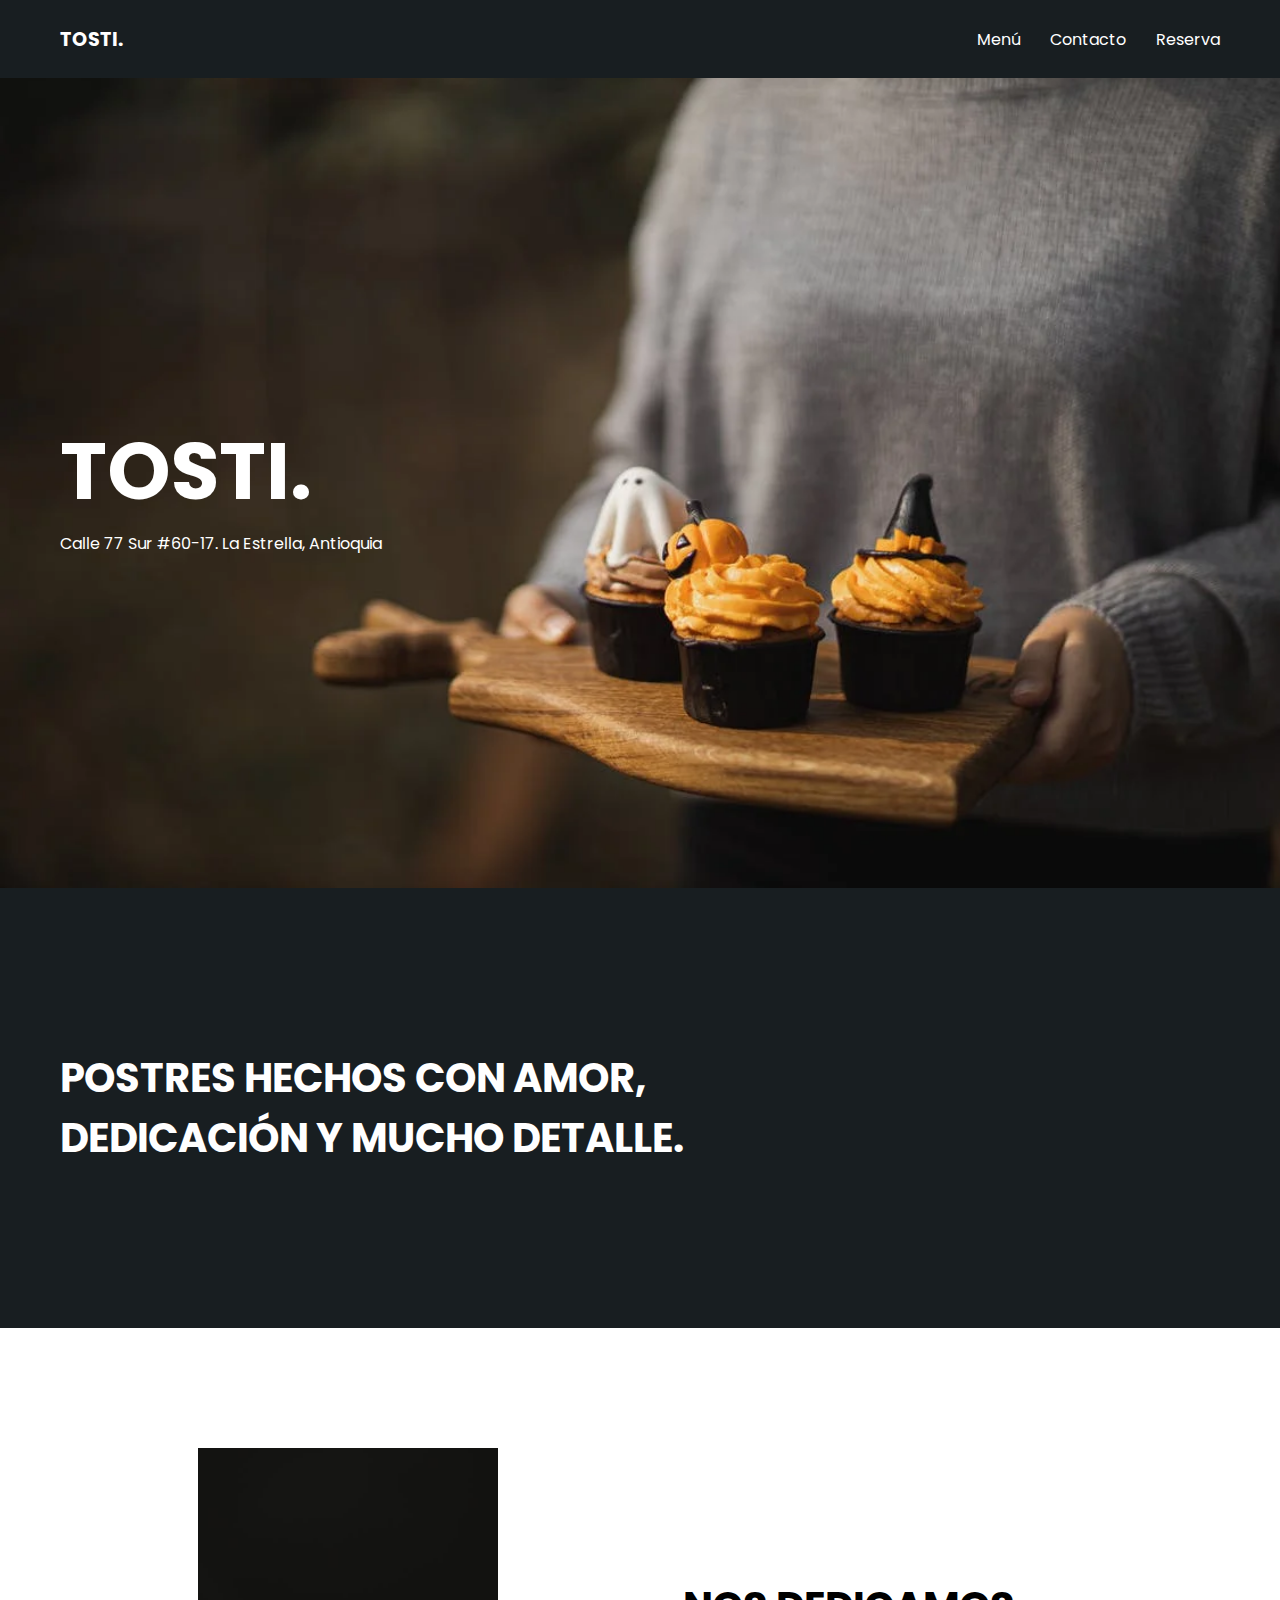
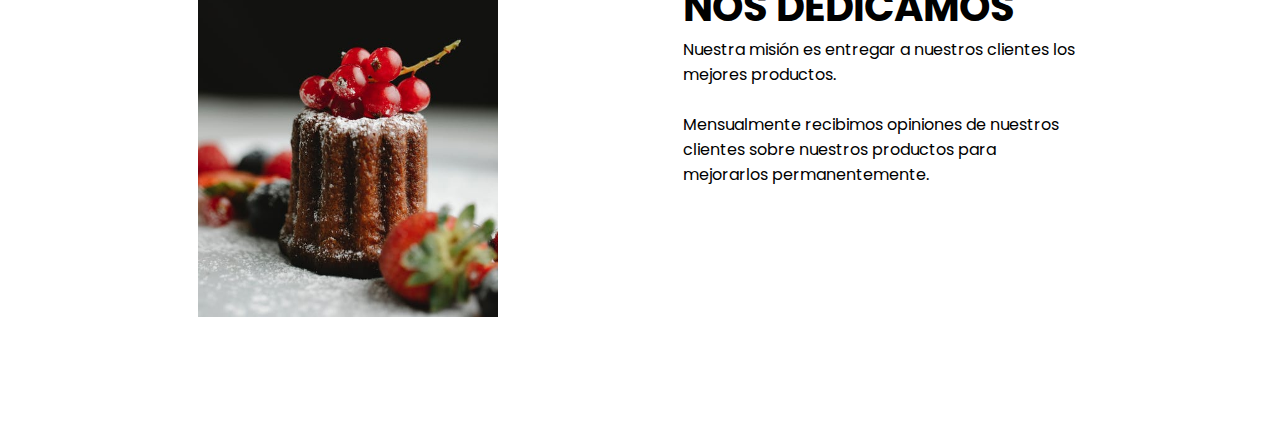
<file: index.html>
<!DOCTYPE html>
<html lang="es">
<head>
    <meta charset="UTF-8">
    <meta http-equiv="X-UA-Compatible" content="IE=edge">
    <meta name="viewport" content="width=device-width, initial-scale=1.0">
    <link rel="stylesheet" href="./style.css">
    <title>Postres Tosti</title>
</head>
<body>
    <header>
        <a class="logo" href="#">Tosti.</a>
        <a href="./menu.html">Menú</a>
        <a href="./contacto.html">Contacto</a>
        <a href="./reserva.html">Reserva</a>
    </header>
    <main>
        <section class="landing-img landing-img-home">
            <div class="landing-text">
                <h1>Tosti.</h1>
                <p>Calle 77 Sur #60-17. La Estrella, Antioquia</p>
            <div>
        </section>
        <section class="black-section">
            <h2>Postres hechos con amor, dedicación y mucho detalle.</h2>
        </section>
        <section class="white-section flex nos-dedicamos">
            <img width="300px" src="./imagenes/nos_dedicamos.jpeg" alt="Postre">
            <div class="nos-dedicamos-text">
                <h2>Nos dedicamos</h2>
                <p>Nuestra misión es entregar a nuestros clientes los mejores productos.</p><br>
                <p>Mensualmente recibimos opiniones de nuestros clientes sobre nuestros productos para mejorarlos permanentemente.</p>
            </div>
        </section>
    </main>
</body>
</html>
</file>
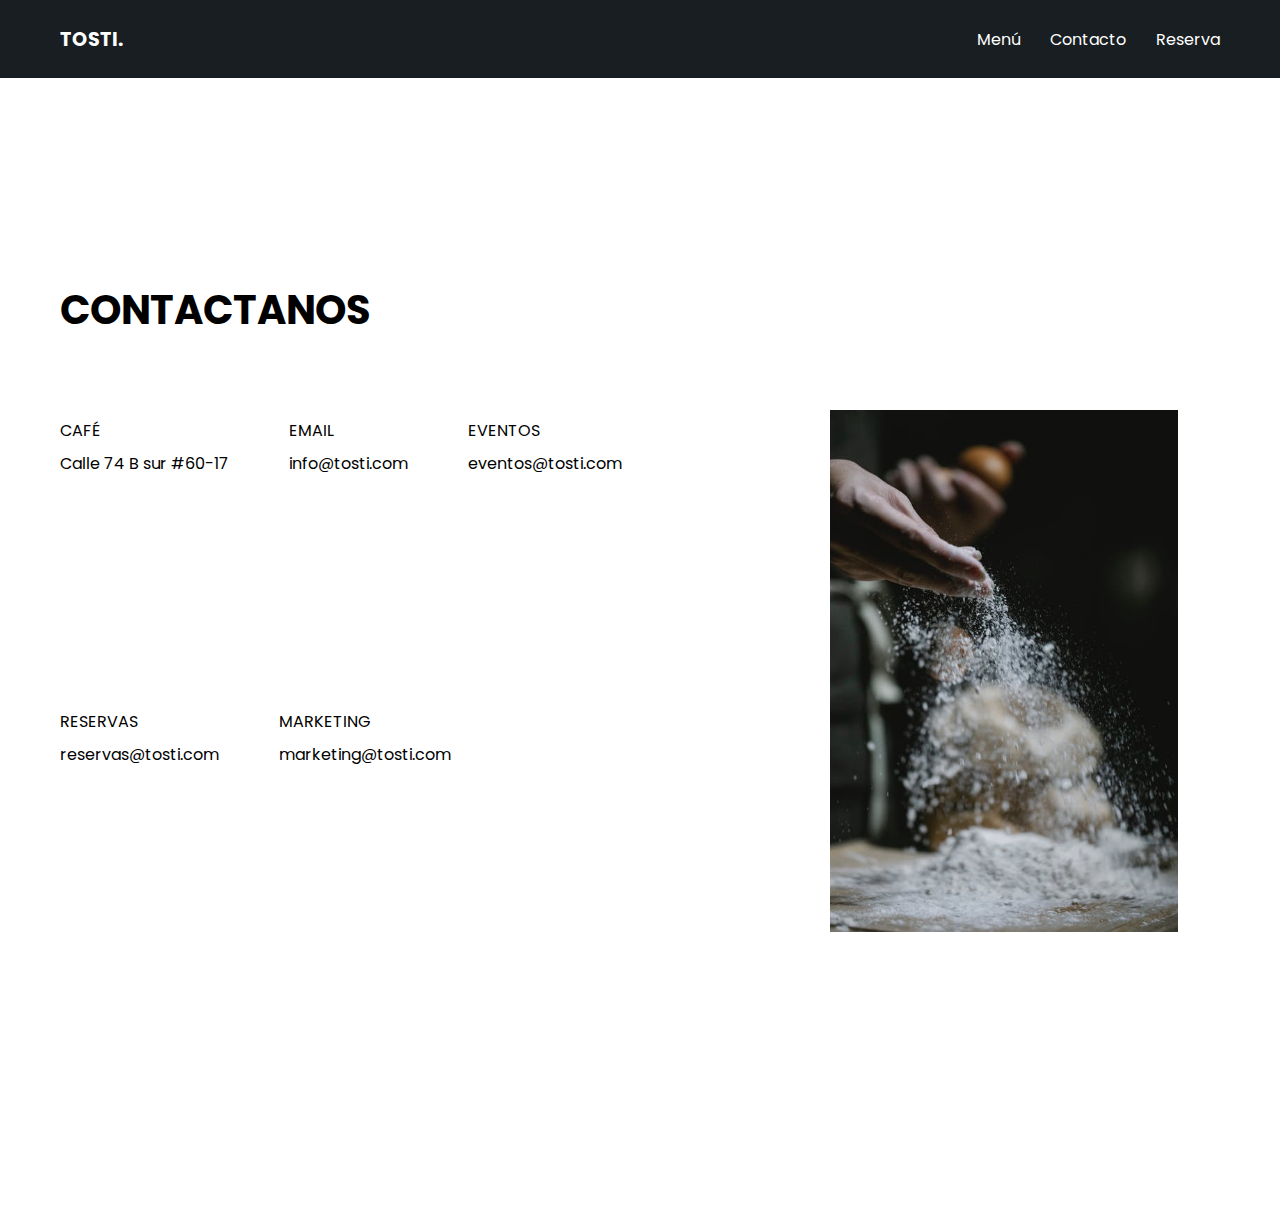
<file: contacto.html>
<!DOCTYPE html>
<html lang="es">
<head>
    <meta charset="UTF-8">
    <meta http-equiv="X-UA-Compatible" content="IE=edge">
    <meta name="viewport" content="width=device-width, initial-scale=1.0">
    <link rel="stylesheet" href="./style.css">
    <title>Menú</title>
</head>
<body>
    <header>
        <a class="logo" href="./index.html">Tosti.</a>
        <a href="./menu.html">Menú</a>
        <a href="#">Contacto</a>
        <a href="./reserva.html">Reserva</a>
    </header>
    <main>
        <section class="white-section menu-section contactanos-section">
            <h2>Contactanos</h2>
            <div class="contactos flex">
                <div class="contactos-container flex">
                    <div class="contacto">
                        <p>Café</p>
                        <p>Calle 74 B sur #60-17</p>
                    </div>
                    <div class="contacto">
                        <p>Email</p>
                        <p>info@tosti.com</p>
                    </div>
                    <div class="contacto">
                        <p>Eventos</p>
                        <p>eventos@tosti.com</p>
                    </div>
                    <div class="contacto">
                        <p>Reservas</p>
                        <p>reservas@tosti.com</p>
                    </div>
                    <div class="contacto">
                        <p>Marketing</p>
                        <p>marketing@tosti.com</p>
                    </div>
                </div>
                <img class="contacto-img" src="./imagenes/contacto.jpeg" alt="">
            </div>
        </section>
    </main>
</body>
</html>
</file>
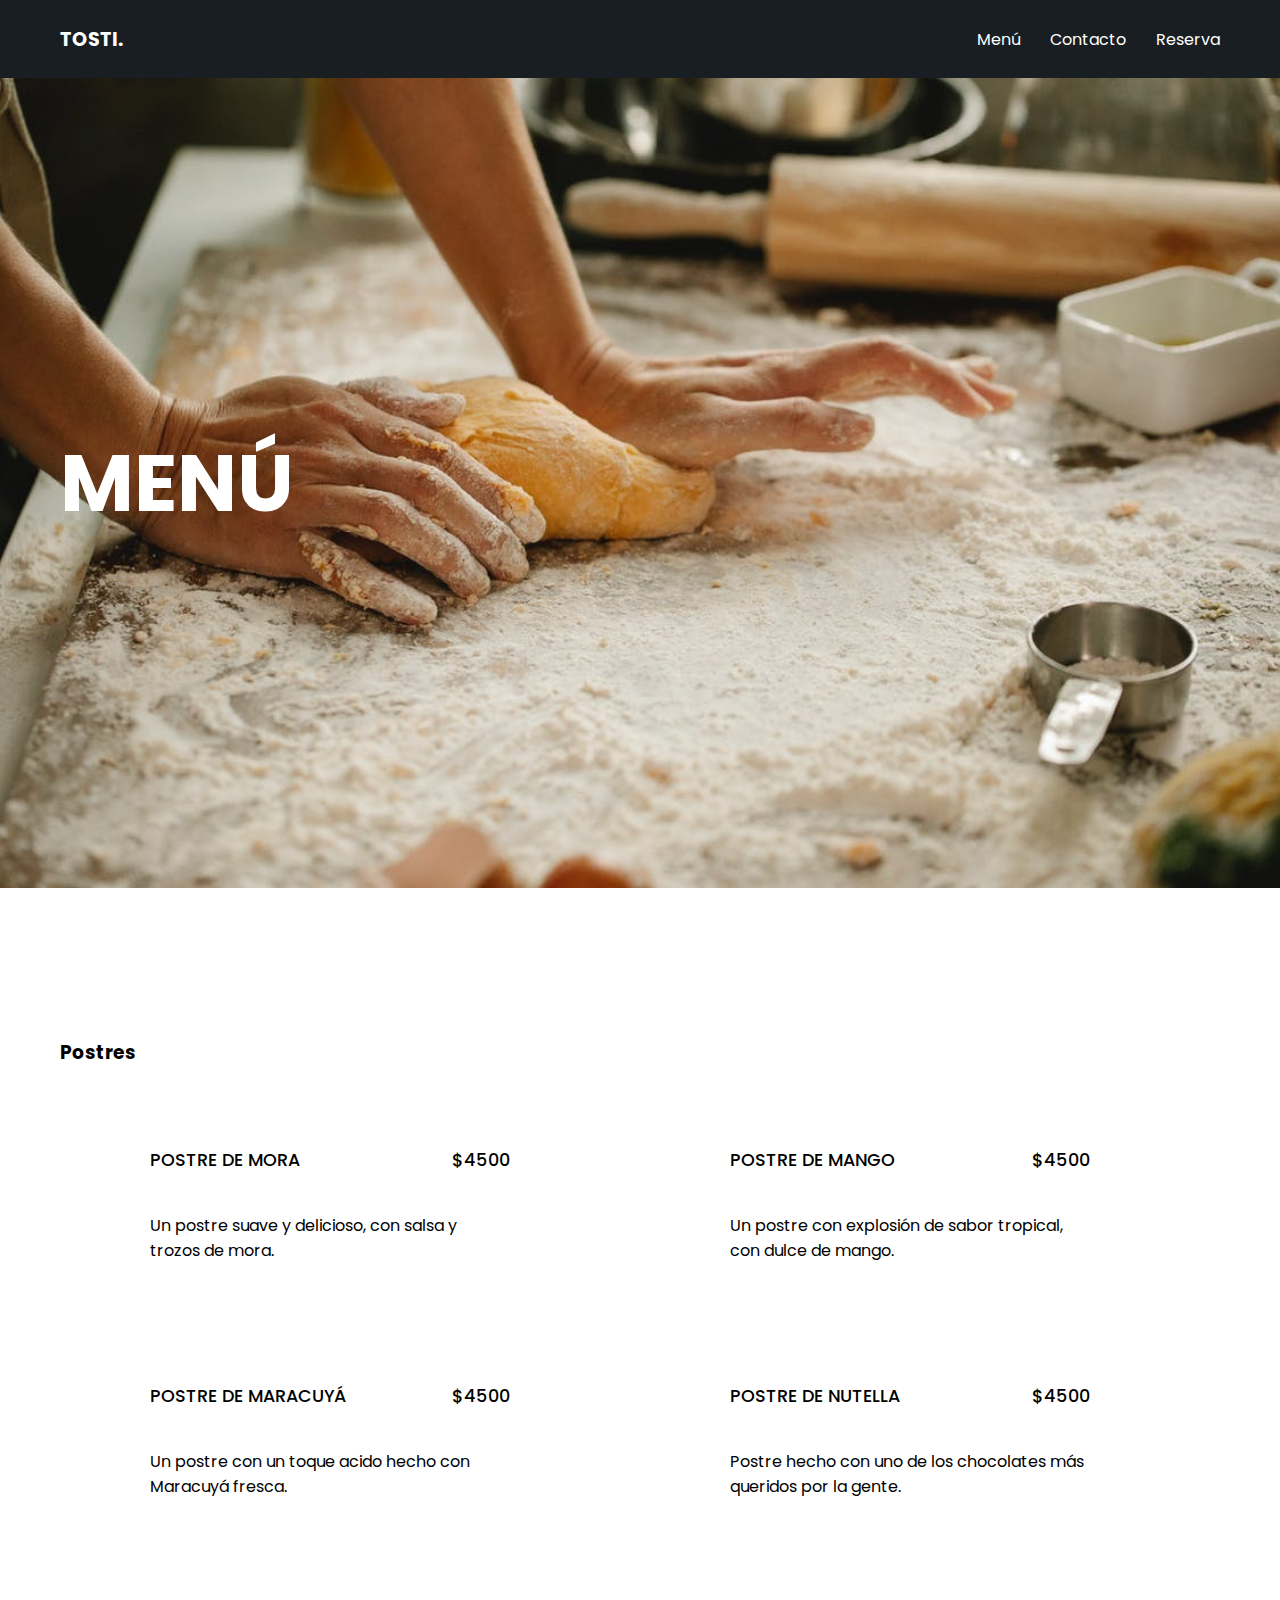
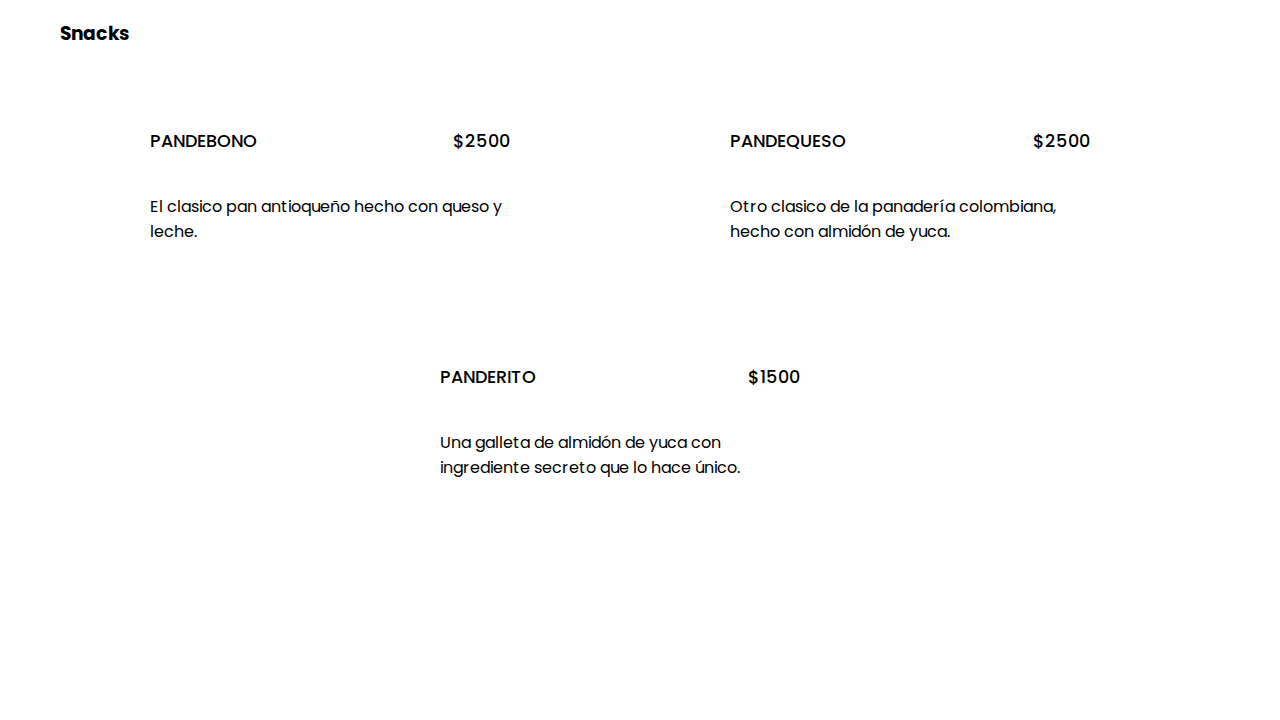
<file: menu.html>
<!DOCTYPE html>
<html lang="es">
<head>
    <meta charset="UTF-8">
    <meta http-equiv="X-UA-Compatible" content="IE=edge">
    <meta name="viewport" content="width=device-width, initial-scale=1.0">
    <link rel="stylesheet" href="./style.css">
    <title>Menú</title>
</head>
<body>
    <header>
        <a class="logo" href="./index.html">Tosti.</a>
        <a href="#">Menú</a>
        <a href="./contacto.html">Contacto</a>
        <a href="./reserva.html">Reserva</a>
    </header>
    <main>
        <section class="landing-img landing-img-menu">
            <div class="landing-text">
                <h1>Menú</h1>
            <div>
        </section>
        <section class="white-section menu-section">
            <h3>Postres</h3>
            <div class="postres-container flex">
                <div class="postre-container">
                    <p class="postre-name">Postre de Mora<span class="postre-price">$4500</span></p>
                    <p class="postre-description">Un postre suave y delicioso, con salsa y trozos de mora.</p>
                </div>
                <div class="postre-container">
                    <p class="postre-name">Postre de Mango<span class="postre-price">$4500</span></p>
                    <p class="postre-description">Un postre con explosión de sabor tropical, con dulce de mango.</p>
                </div>
                <div class="postre-container">
                    <p class="postre-name">Postre de Maracuyá<span class="postre-price">$4500</span></p>
                    <p class="postre-description">Un postre con un toque acido hecho con Maracuyá fresca.</p>
                </div>
                <div class="postre-container">
                    <p class="postre-name">Postre de Nutella<span class="postre-price">$4500</span></p>
                    <p class="postre-description">Postre hecho con uno de los chocolates más queridos por la gente.</p>
                </div>
            </div>
            <h3>Snacks</h3>
            <div class="postres-container flex">
                <div class="postre-container">
                    <p class="postre-name">Pandebono<span class="postre-price">$2500</span></p>
                    <p class="postre-description">El clasico pan antioqueño hecho con queso y leche.</p>
                </div>
                <div class="postre-container">
                    <p class="postre-name">Pandequeso<span class="postre-price">$2500</span></p>
                    <p class="postre-description">Otro clasico de la panadería colombiana, hecho con almidón de yuca.</p>
                </div>
                <div class="postre-container">
                    <p class="postre-name">Panderito<span class="postre-price">$1500</span></p>
                    <p class="postre-description">Una galleta de almidón de yuca con ingrediente secreto que lo hace único.</p>
                </div>
            </div>
        </section>
    </main>
</body>
</html>
</file>
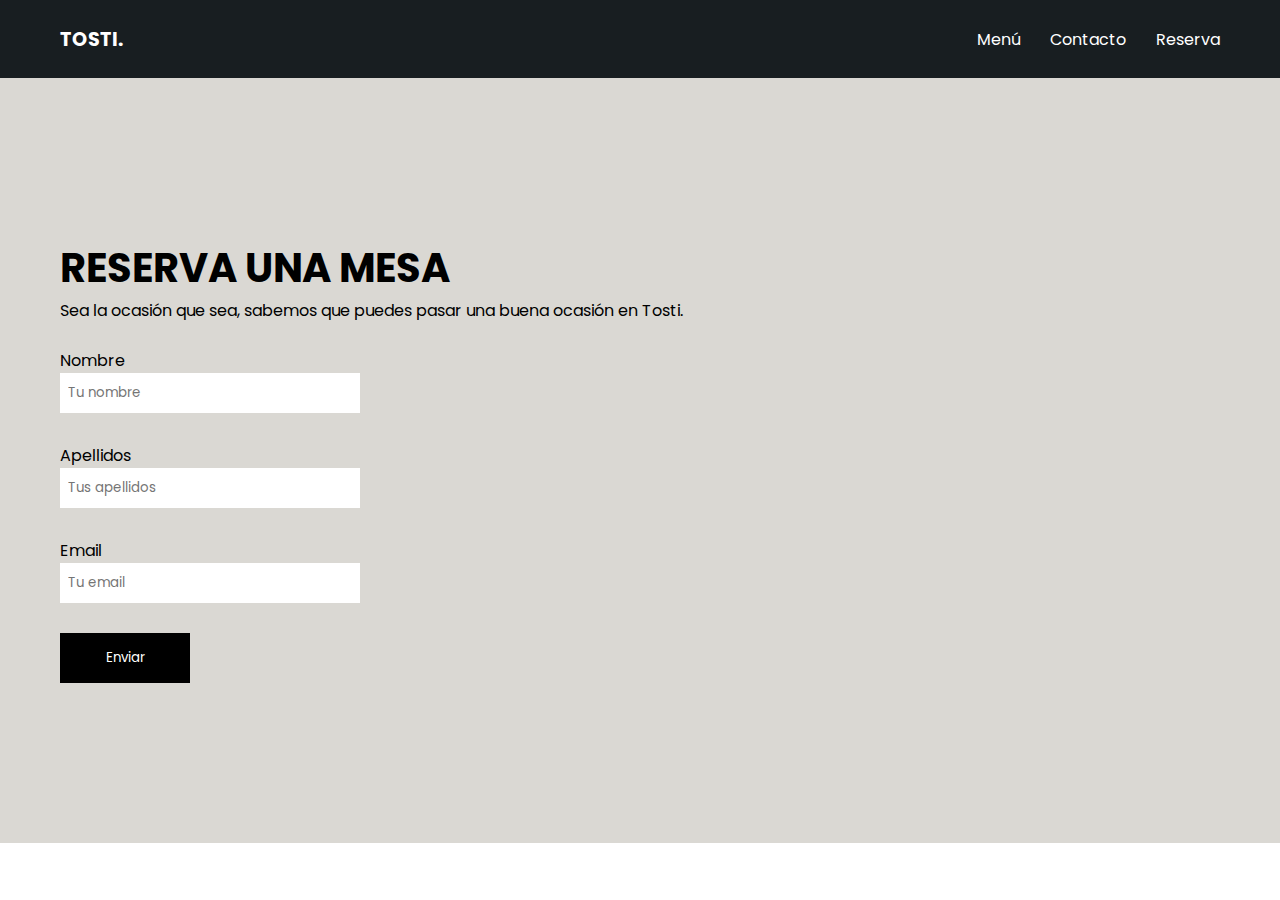
<file: reserva.html>
<!DOCTYPE html>
<html lang="es">
<head>
    <meta charset="UTF-8">
    <meta http-equiv="X-UA-Compatible" content="IE=edge">
    <meta name="viewport" content="width=device-width, initial-scale=1.0">
    <link rel="stylesheet" href="./style.css">
    <title>Reserva</title>
</head>
<body>
    <header>
        <a class="logo" href="./index.html">Tosti.</a>
        <a href="./menu.html">Menú</a>
        <a href="./contacto.html">Contacto</a>
        <a href="#">Reserva</a>
    </header>
    <main>
        <section class="beige-section reserva-section">
            <h2>Reserva una mesa</h2>
            <p>Sea la ocasión que sea, sabemos que puedes pasar una buena ocasión en Tosti.</p>
            <br>
            <form action="">
                <label for="">Nombre</label>
                <br>
                <input type="text" placeholder="Tu nombre">
                <br>

                <label for="">Apellidos</label>
                <br>
                <input type="text" placeholder="Tus apellidos">
                <br>

                <label for="">Email</label>
                <br>
                <input type="email" placeholder="Tu email">
                </form>
                <button>Enviar</button>
        </section>
    </main>
</body>
</html>
</file>
<file: style.css>
@import url('https://fonts.googleapis.com/css2?family=Poppins:wght@400;500;700&display=swap');

:root {
    --sides-padding: 60px;
    --header-height: 78px;
}

.flex {
    display: flex;
}

* {
    margin: 0;
    padding: 0;
    box-sizing: border-box;
    font-family: Poppins, sans-serif;
}

h2 {
    font-size: 2.5rem;
    text-transform: uppercase;
}

h3 {
    margin: 30px 0;
}

header {
    background-color: #181E21;
    height: var(--header-height);
    width: 100%;
    position: fixed;
    top: 0;
    display: flex;
    align-items: center;
    gap: 30px;
    padding: 0 var(--sides-padding);
    z-index: 1;
}
header a {
    text-decoration: none;
    color: white;
}
header a:visited {
    color: white;
}
.logo {
    margin-right: auto;
    text-transform: uppercase;
    font-weight: 700;
    font-size: 1.2rem;
}

.landing-img {
    background-repeat: no-repeat;
    background-size: cover;
    background-position: bottom;
    height: 90vh;
    margin: var(--header-height) 0 0 0;

    display: flex;
    flex-direction: column;
    justify-content: center;
}

.landing-img-home {
    background-image: url(./imagenes/landing.jpeg);
}
.landing-img-menu {
    background-image: url(./imagenes/menu.jpeg);
}

.landing-text {
    padding-left: 60px; 
    color: white;
}
.landing-text h1 {
    font-weight: 700;
    font-size: 5rem;
    text-transform: uppercase;
}

.black-section {
    background-color: #181E21;
    padding: 0 var(--sides-padding);
    color: white;
    text-transform: uppercase;
}

.black-section h2 {
    padding: 160px 0;
    max-width: 700px;
}

.white-section {
    padding: 0 var(--sides-padding);
}

.nos-dedicamos {
    display: flex;
    justify-content: space-around;
    align-items: center;
    flex-wrap: wrap;
    gap: 30px;
    padding: 120px;
}

.nos-dedicamos-text {
    max-width: 400px;
}

.beige-section {
    background-color: #dad8d3;
}

.menu-section {
    padding-top: 120px; 
    padding-bottom: 120px; 
}

.postres-container {
    justify-content: space-around;
    row-gap: 80px;
    flex-wrap: wrap;
    margin: 80px 0;
}

.postre-container {
    max-width: 400px;
}

.postre-container p {
    max-width: 90%;
}

.postre-name {
    text-transform: uppercase;
    font-weight: 500;
    font-size: 1.1rem;
    position: relative;
}

.postre-price {
    position: absolute;
    right: 0;
}

.postre-description {
    margin: 40px 0;
}

.contactanos-section {
    margin-top: 160px;
    margin-bottom: 160px;
}

.contactanos-section h2 {
    margin-bottom: 70px;
}

.contacto p:first-child {
    text-transform: uppercase;
    margin: 8px 0;
}

.contactos {
    flex-wrap: wrap;
    gap: 70px;
    position: relative;
}

.contactos-container {
    gap: 60px;
    flex-wrap: wrap;
    max-width: 700px;
}

.contacto-img {
    width: 30%;
}

.reserva-section {
    margin-top: var(--header-height);
    padding: 160px var(--sides-padding);
}

input {
    min-width: 300px;
    height: 40px;
    border: none;
    margin-bottom: 30px;
    padding: 0 8px;
}

button {
    background-color: black;
    width: 130px;
    height: 50px;
    border: none;
    color: white;
}
</file>
